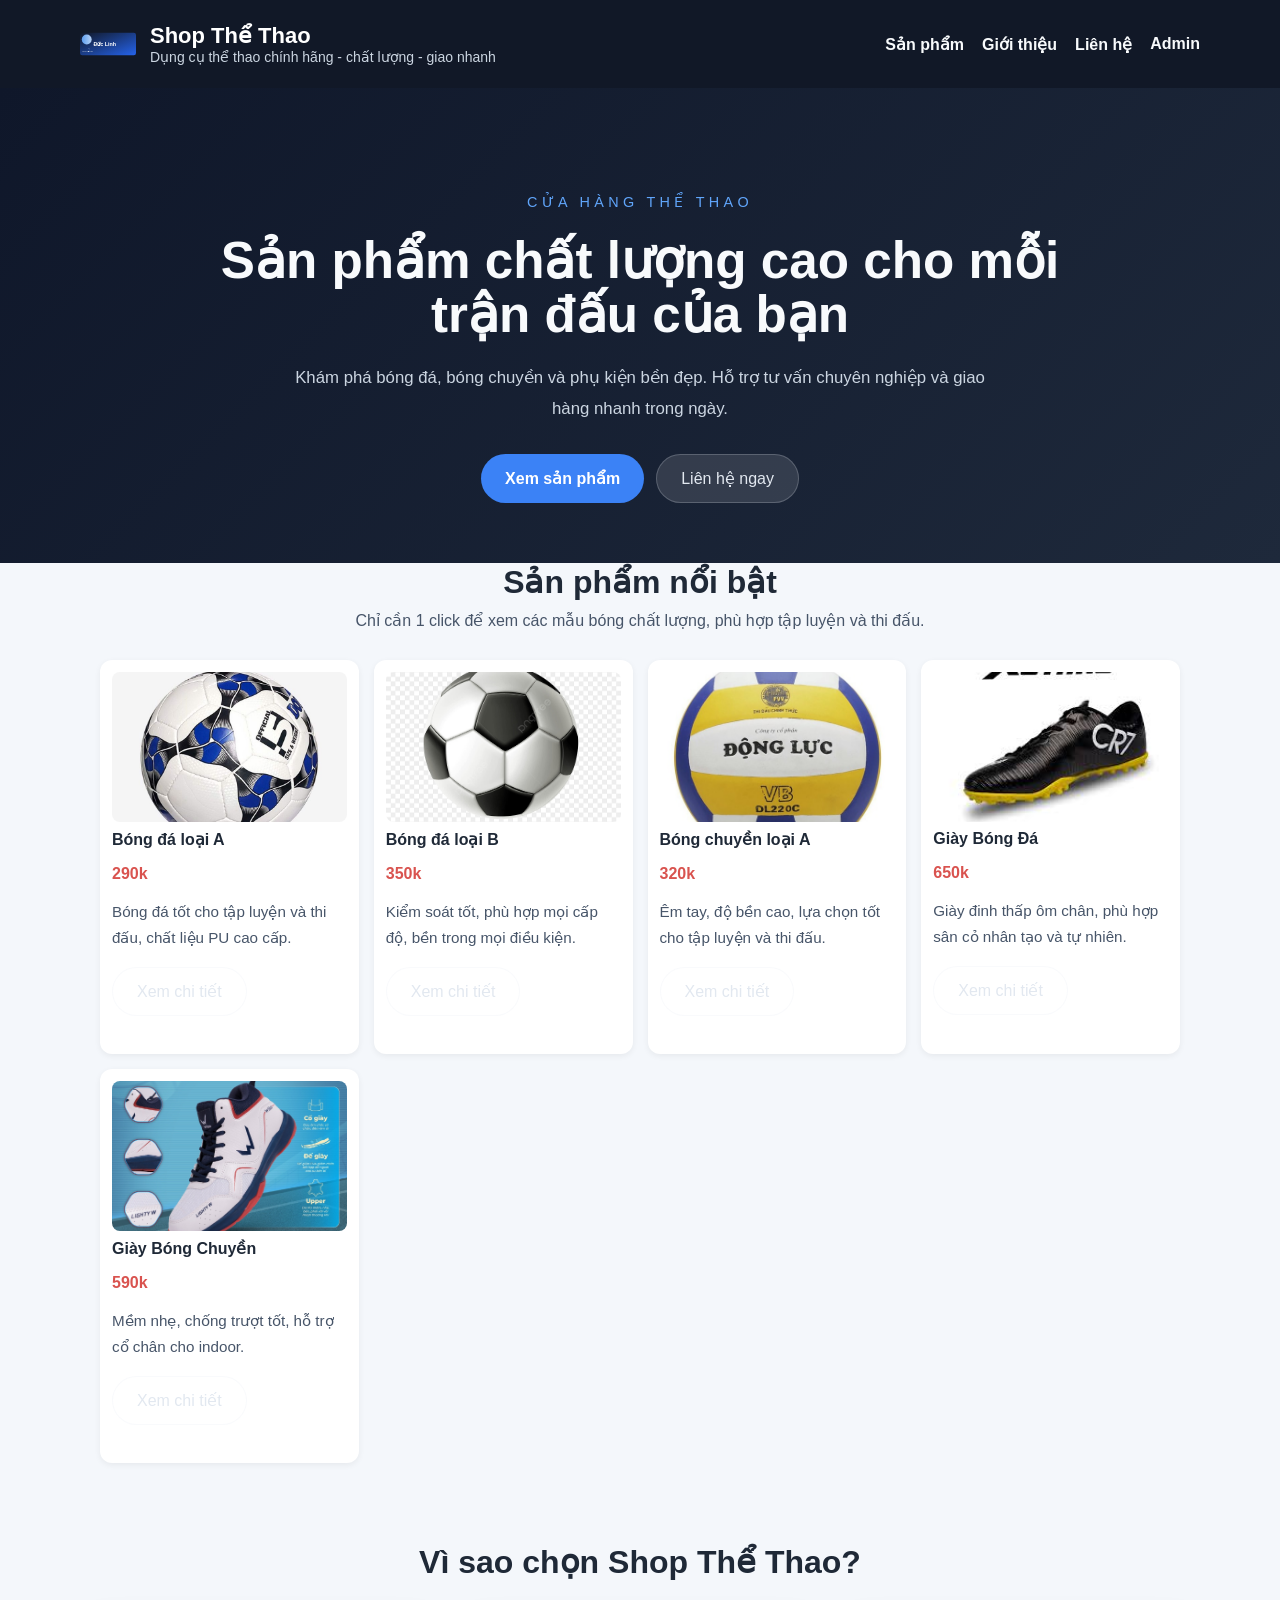
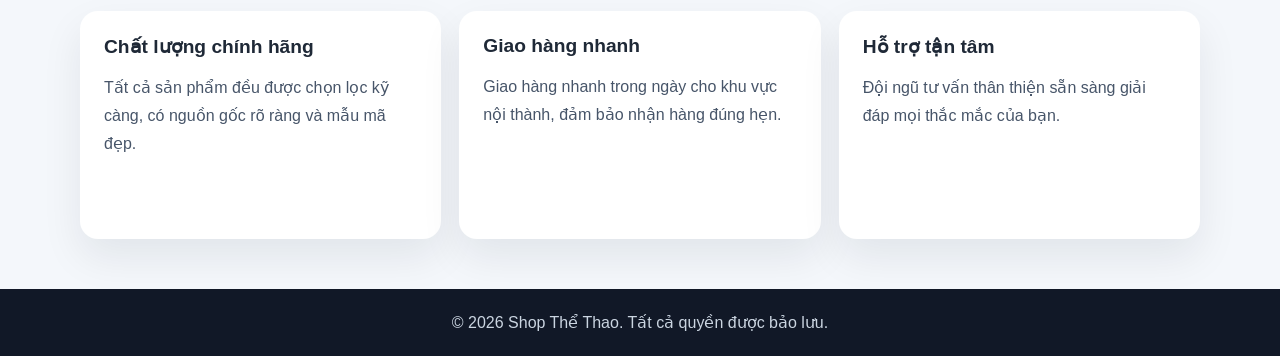
<file: index.html>
<!DOCTYPE html>
<html lang="vi">
<head>
    <meta charset="UTF-8">
    <title>Trang chủ</title>
    <link rel="stylesheet" href="css/style.css">
</head>
<body>
    <header class="site-header">
        <div class="header-inner">
            <div class="site-brand">
                <div class="logo">
                    <img src="assets/images/logo-duc-linh.svg" alt="Shop Thể Thao logo">
                </div>
                <div>
                    <h1 style="margin:0; font-size:22px">Shop Thể Thao</h1>
                    <p style="margin:0; font-size:14px; color:#cbd5e1">Dụng cụ thể thao chính hãng - chất lượng - giao nhanh</p>
                </div>
            </div>
            <nav>
                <ul class="menu">
                    <li><a href="html/san-pham.html">Sản phẩm</a></li>
                    <li><a href="html/gioi-thieu.html">Giới thiệu</a></li>
                    <li><a href="html/lien-he.html">Liên hệ</a></li>
                    <li><a href="html/admin.html">Admin</a></li>
                </ul>
            </nav>
        </div>
    </header>

    <main>
        <section class="home-hero">
            <div class="hero-content">
                <p class="eyebrow">Cửa hàng thể thao</p>
                <h1>Sản phẩm chất lượng cao cho mỗi trận đấu của bạn</h1>
                <p>Khám phá bóng đá, bóng chuyền và phụ kiện bền đẹp. Hỗ trợ tư vấn chuyên nghiệp và giao hàng nhanh trong ngày.</p>
                <div class="hero-actions">
                    <a class="btn-primary" href="html/san-pham.html">Xem sản phẩm</a>
                    <a class="btn-secondary" href="html/lien-he.html">Liên hệ ngay</a>
                </div>
            </div>
        </section>

        <section class="container preview-products">
            <div class="section-title">
                <h2>Sản phẩm nổi bật</h2>
                <p>Chỉ cần 1 click để xem các mẫu bóng chất lượng, phù hợp tập luyện và thi đấu.</p>
            </div>

            <div class="product-grid">
                <article class="product-item">
                    <img src="assets/images/bongloaia.JPG" alt="Bóng đá loại A" class="product-image img-fluid">
                    <div class="product-info text-center p-3">
                        <p class="product-name">Bóng đá loại A</p>
                        <p class="product-price">290k</p>
                        <p class="additional-info">Bóng đá tốt cho tập luyện và thi đấu, chất liệu PU cao cấp.</p>
                        <a href="html/chi-tiet.html?id=01" class="btn-outline-secondary">Xem chi tiết</a>
                    </div>
                </article>
                <article class="product-item">
                    <img src="assets/images/bongloaib.JPG" alt="Bóng đá loại B" class="product-image img-fluid">
                    <div class="product-info text-center p-3">
                        <p class="product-name">Bóng đá loại B</p>
                        <p class="product-price">350k</p>
                        <p class="additional-info">Kiểm soát tốt, phù hợp mọi cấp độ, bền trong mọi điều kiện.</p>
                        <a href="html/chi-tiet.html?id=02" class="btn-outline-secondary">Xem chi tiết</a>
                    </div>
                </article>
                <article class="product-item">
                    <img src="assets/images/bongchuyena.JPG" alt="Bóng chuyền loại A" class="product-image img-fluid">
                    <div class="product-info text-center p-3">
                        <p class="product-name">Bóng chuyền loại A</p>
                        <p class="product-price">320k</p>
                        <p class="additional-info">Êm tay, độ bền cao, lựa chọn tốt cho tập luyện và thi đấu.</p>
                        <a href="html/chi-tiet.html?id=03" class="btn-outline-secondary">Xem chi tiết</a>
                    </div>
                </article>
                <article class="product-item">
                    <img src="assets/images/GiayBongDa.jpg" alt="Giày Bóng Đá" class="product-image img-fluid">
                    <div class="product-info text-center p-3">
                        <p class="product-name">Giày Bóng Đá</p>
                        <p class="product-price">650k</p>
                        <p class="additional-info">Giày đinh thấp ôm chân, phù hợp sân cỏ nhân tạo và tự nhiên.</p>
                        <a href="html/chi-tiet.html?id=05" class="btn-outline-secondary">Xem chi tiết</a>
                    </div>
                </article>
                <article class="product-item">
                    <img src="assets/images/GiayBongChuyen.jpg" alt="Giày Bóng Chuyền" class="product-image img-fluid">
                    <div class="product-info text-center p-3">
                        <p class="product-name">Giày Bóng Chuyền</p>
                        <p class="product-price">590k</p>
                        <p class="additional-info">Mềm nhẹ, chống trượt tốt, hỗ trợ cổ chân cho indoor.</p>
                        <a href="html/chi-tiet.html?id=06" class="btn-outline-secondary">Xem chi tiết</a>
                    </div>
                </article>
            </div>
        </section>

        <section class="container">
            <div class="section-title">
                <h2>Vì sao chọn Shop Thể Thao?</h2>
            </div>
            <div class="feature-grid">
                <div class="feature-card">
                    <h3>Chất lượng chính hãng</h3>
                    <p>Tất cả sản phẩm đều được chọn lọc kỹ càng, có nguồn gốc rõ ràng và mẫu mã đẹp.</p>
                </div>
                <div class="feature-card">
                    <h3>Giao hàng nhanh</h3>
                    <p>Giao hàng nhanh trong ngày cho khu vực nội thành, đảm bảo nhận hàng đúng hẹn.</p>
                </div>
                <div class="feature-card">
                    <h3>Hỗ trợ tận tâm</h3>
                    <p>Đội ngũ tư vấn thân thiện sẵn sàng giải đáp mọi thắc mắc của bạn.</p>
                </div>
            </div>
        </section>
    </main>

    <footer>
        <div class="container">
            <p>© 2026 Shop Thể Thao. Tất cả quyền được bảo lưu.</p>
        </div>
    </footer>
</body>
</html>
</file>
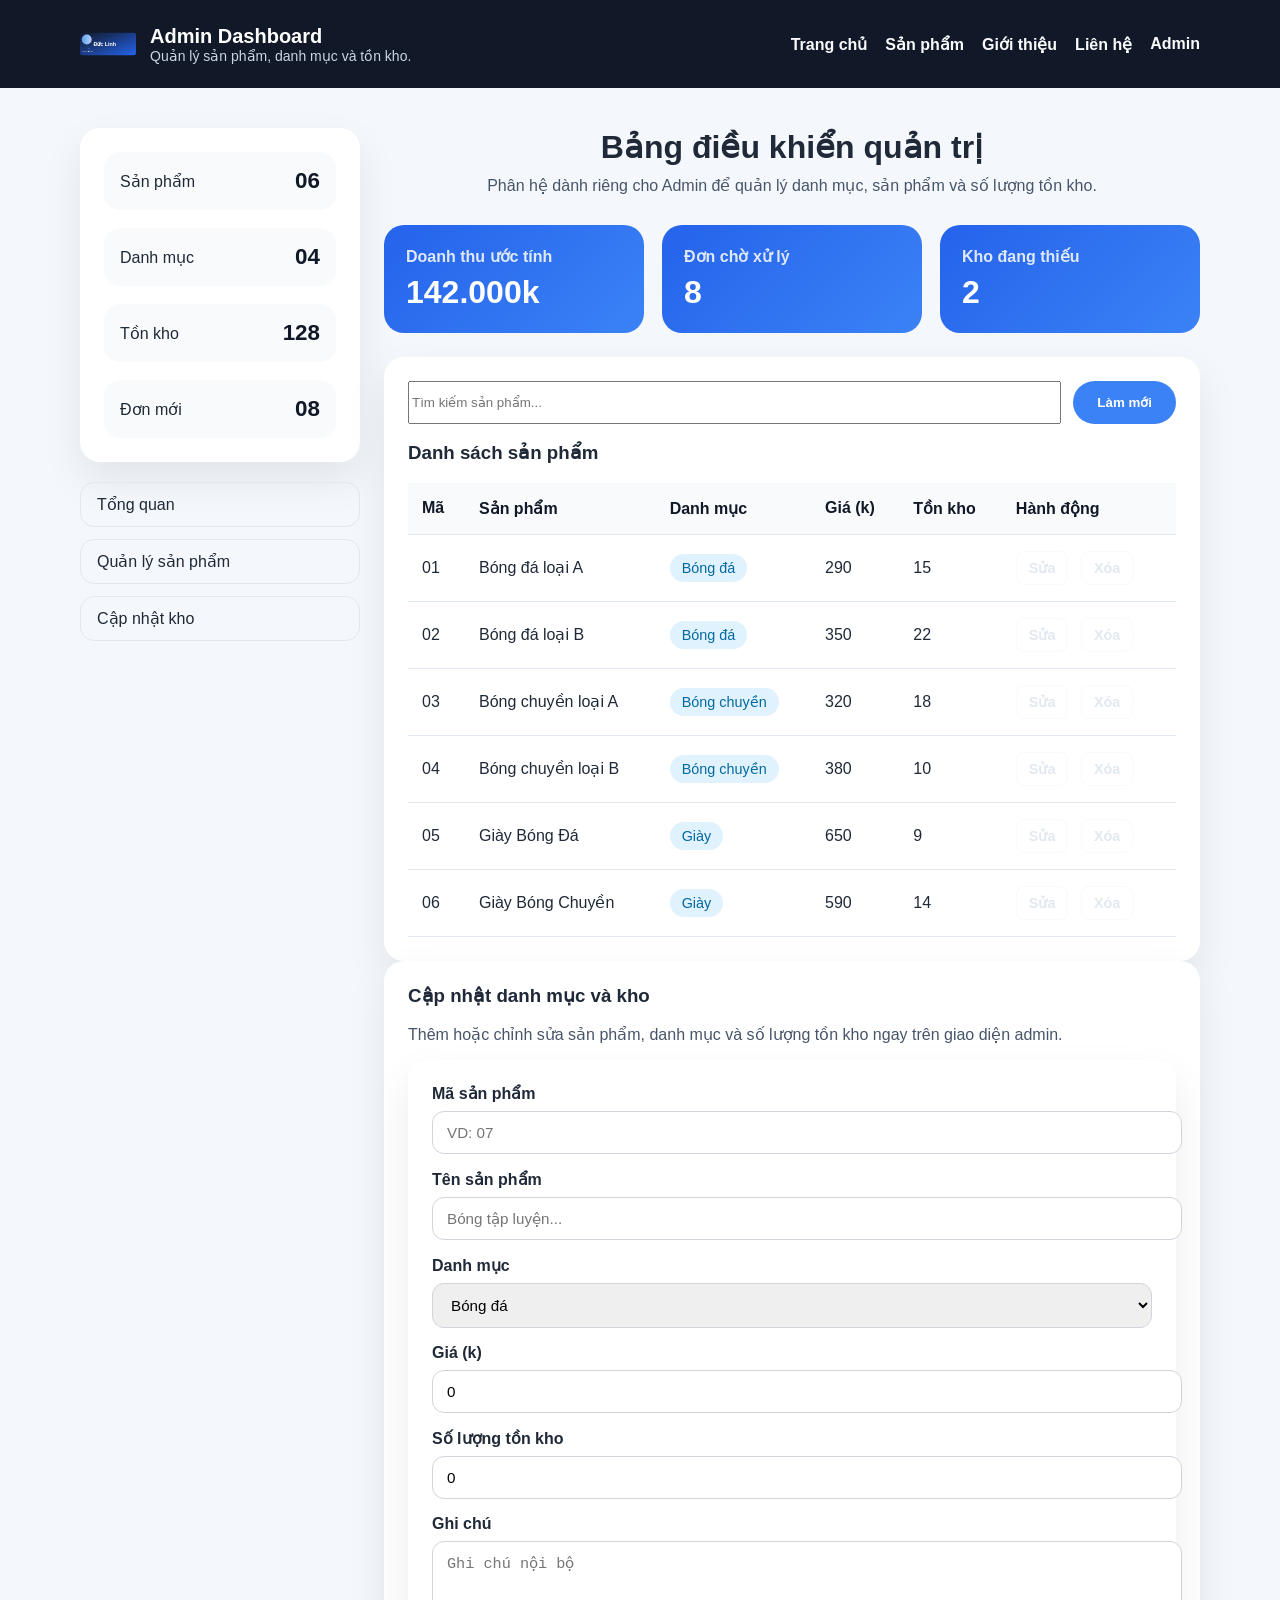
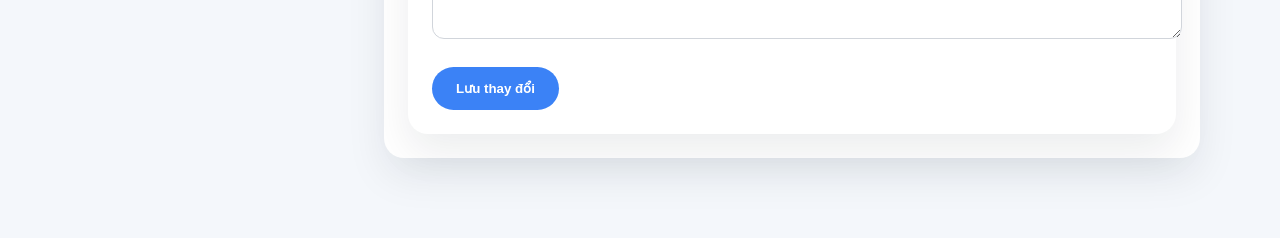
<file: html/admin.html>
<!DOCTYPE html>
<html lang="vi">
<head>
    <meta charset="UTF-8">
    <title>Giao diện Quản trị</title>
    <link rel="stylesheet" href="../css/style.css">
</head>
<body>
    <header class="site-header">
        <div class="header-inner">
            <div class="site-brand">
                <div class="logo"><img src="../assets/images/logo-duc-linh.svg" alt="Shop Thể Thao logo"></div>
                <div>
                    <h2 style="margin:0; font-size:20px">Admin Dashboard</h2>
                    <p style="margin:0; font-size:14px; color:#cbd5e1">Quản lý sản phẩm, danh mục và tồn kho.</p>
                </div>
            </div>
            <nav>
                <ul class="menu">
                    <li><a href="../index.html">Trang chủ</a></li>
                    <li><a href="san-pham.html">Sản phẩm</a></li>
                    <li><a href="gioi-thieu.html">Giới thiệu</a></li>
                    <li><a href="lien-he.html">Liên hệ</a></li>
                    <li><a href="admin.html">Admin</a></li>
                </ul>
            </nav>
        </div>
    </header>

    <main class="container admin-dashboard">
        <aside class="admin-sidebar">
            <div class="admin-summary-card">
                <div class="summary-item">
                    <span>Sản phẩm</span>
                    <strong>06</strong>
                </div>
                <div class="summary-item">
                    <span>Danh mục</span>
                    <strong>04</strong>
                </div>
                <div class="summary-item">
                    <span>Tồn kho</span>
                    <strong>128</strong>
                </div>
                <div class="summary-item">
                    <span>Đơn mới</span>
                    <strong>08</strong>
                </div>
            </div>
            <nav class="admin-nav">
                <a href="#overview">Tổng quan</a>
                <a href="#products">Quản lý sản phẩm</a>
                <a href="#inventory">Cập nhật kho</a>
            </nav>
        </aside>

        <section class="admin-main">
            <div class="section-title">
                <h2>Bảng điều khiển quản trị</h2>
                <p>Phân hệ dành riêng cho Admin để quản lý danh mục, sản phẩm và số lượng tồn kho.</p>
            </div>

            <div class="admin-cards">
                <div class="admin-mini-card">
                    <h3>Doanh thu ước tính</h3>
                    <strong>142.000k</strong>
                </div>
                <div class="admin-mini-card">
                    <h3>Đơn chờ xử lý</h3>
                    <strong>8</strong>
                </div>
                <div class="admin-mini-card">
                    <h3>Kho đang thiếu</h3>
                    <strong>2</strong>
                </div>
            </div>

            <section class="admin-panel" id="overview">
                <div class="admin-actions">
                    <input class="admin-search" id="searchInput" type="text" placeholder="Tìm kiếm sản phẩm...">
                    <button class="btn-primary" onclick="resetSearch()">Làm mới</button>
                </div>
                <h3>Danh sách sản phẩm</h3>
                <table class="admin-table">
                    <thead>
                        <tr>
                            <th>Mã</th>
                            <th>Sản phẩm</th>
                            <th>Danh mục</th>
                            <th>Giá (k)</th>
                            <th>Tồn kho</th>
                            <th>Hành động</th>
                        </tr>
                    </thead>
                    <tbody id="productsTableBody"></tbody>
                </table>
            </section>

            <section class="admin-panel" id="inventory">
                <h3>Cập nhật danh mục và kho</h3>
                <p>Thêm hoặc chỉnh sửa sản phẩm, danh mục và số lượng tồn kho ngay trên giao diện admin.</p>
                <form id="adminForm" class="admin-form">
                    <label for="productId">Mã sản phẩm</label>
                    <input type="text" id="productId" placeholder="VD: 07" required>

                    <label for="productName">Tên sản phẩm</label>
                    <input type="text" id="productName" placeholder="Bóng tập luyện..." required>

                    <label for="productCategory">Danh mục</label>
                    <select id="productCategory">
                        <option value="Bóng đá">Bóng đá</option>
                        <option value="Bóng chuyền">Bóng chuyền</option>
                        <option value="Giày">Giày</option>
                        <option value="Phụ kiện">Phụ kiện</option>
                    </select>

                    <label for="productPrice">Giá (k)</label>
                    <input type="number" id="productPrice" min="0" value="0" required>

                    <label for="productStock">Số lượng tồn kho</label>
                    <input type="number" id="productStock" min="0" value="0" required>

                    <label for="productNote">Ghi chú</label>
                    <textarea id="productNote" rows="4" placeholder="Ghi chú nội bộ"></textarea>

                    <button type="submit" class="btn-primary">Lưu thay đổi</button>
                </form>
            </section>
        </section>
    </main>

    <script>
        const adminProducts = [
            {id: '01', name: 'Bóng đá loại A', category: 'Bóng đá', price: 290, stock: 15},
            {id: '02', name: 'Bóng đá loại B', category: 'Bóng đá', price: 350, stock: 22},
            {id: '03', name: 'Bóng chuyền loại A', category: 'Bóng chuyền', price: 320, stock: 18},
            {id: '04', name: 'Bóng chuyền loại B', category: 'Bóng chuyền', price: 380, stock: 10},
            {id: '05', name: 'Giày Bóng Đá', category: 'Giày', price: 650, stock: 9},
            {id: '06', name: 'Giày Bóng Chuyền', category: 'Giày', price: 590, stock: 14}
        ];

        const productBody = document.getElementById('productsTableBody');
        const searchInput = document.getElementById('searchInput');

        function renderProducts(products) {
            productBody.innerHTML = products.map(product => `
                <tr>
                    <td>${product.id}</td>
                    <td>${product.name}</td>
                    <td><span class="badge">${product.category}</span></td>
                    <td>${product.price}</td>
                    <td>${product.stock}</td>
                    <td>
                        <button class="btn btn-sm btn-secondary" onclick="editProduct('${product.id}')">Sửa</button>
                        <button class="btn btn-sm btn-outline-secondary" onclick="removeProduct('${product.id}')">Xóa</button>
                    </td>
                </tr>
            `).join('');
        }

        function filterProducts(query) {
            const filtered = adminProducts.filter(product => {
                return product.name.toLowerCase().includes(query.toLowerCase()) ||
                    product.category.toLowerCase().includes(query.toLowerCase()) ||
                    product.id.includes(query);
            });
            renderProducts(filtered);
        }

        function resetSearch() {
            searchInput.value = '';
            renderProducts(adminProducts);
        }

        function editProduct(id) {
            const product = adminProducts.find(item => item.id === id);
            if (!product) return;
            document.getElementById('productId').value = product.id;
            document.getElementById('productName').value = product.name;
            document.getElementById('productCategory').value = product.category;
            document.getElementById('productPrice').value = product.price;
            document.getElementById('productStock').value = product.stock;
            document.getElementById('productNote').value = 'Chỉnh sửa thông tin sản phẩm.';
            window.location.hash = '#inventory';
        }

        function removeProduct(id) {
            const index = adminProducts.findIndex(product => product.id === id);
            if (index >= 0 && confirm('Bạn có muốn xóa sản phẩm này không?')) {
                adminProducts.splice(index, 1);
                renderProducts(adminProducts);
            }
        }

        document.getElementById('adminForm').addEventListener('submit', function(event) {
            event.preventDefault();
            const id = document.getElementById('productId').value.trim();
            const name = document.getElementById('productName').value.trim();
            const category = document.getElementById('productCategory').value;
            const price = Number(document.getElementById('productPrice').value);
            const stock = Number(document.getElementById('productStock').value);
            if (!id || !name) {
                alert('Vui lòng điền đầy đủ mã và tên sản phẩm.');
                return;
            }

            const existing = adminProducts.find(product => product.id === id);
            if (existing) {
                existing.name = name;
                existing.category = category;
                existing.price = price;
                existing.stock = stock;
                alert('Cập nhật sản phẩm thành công.');
            } else {
                adminProducts.push({ id, name, category, price, stock });
                alert('Thêm sản phẩm mới thành công.');
            }

            renderProducts(adminProducts);
            this.reset();
        });

        searchInput.addEventListener('input', function() {
            filterProducts(this.value);
        });

        renderProducts(adminProducts);
    </script>
</body>
</html>
</file>
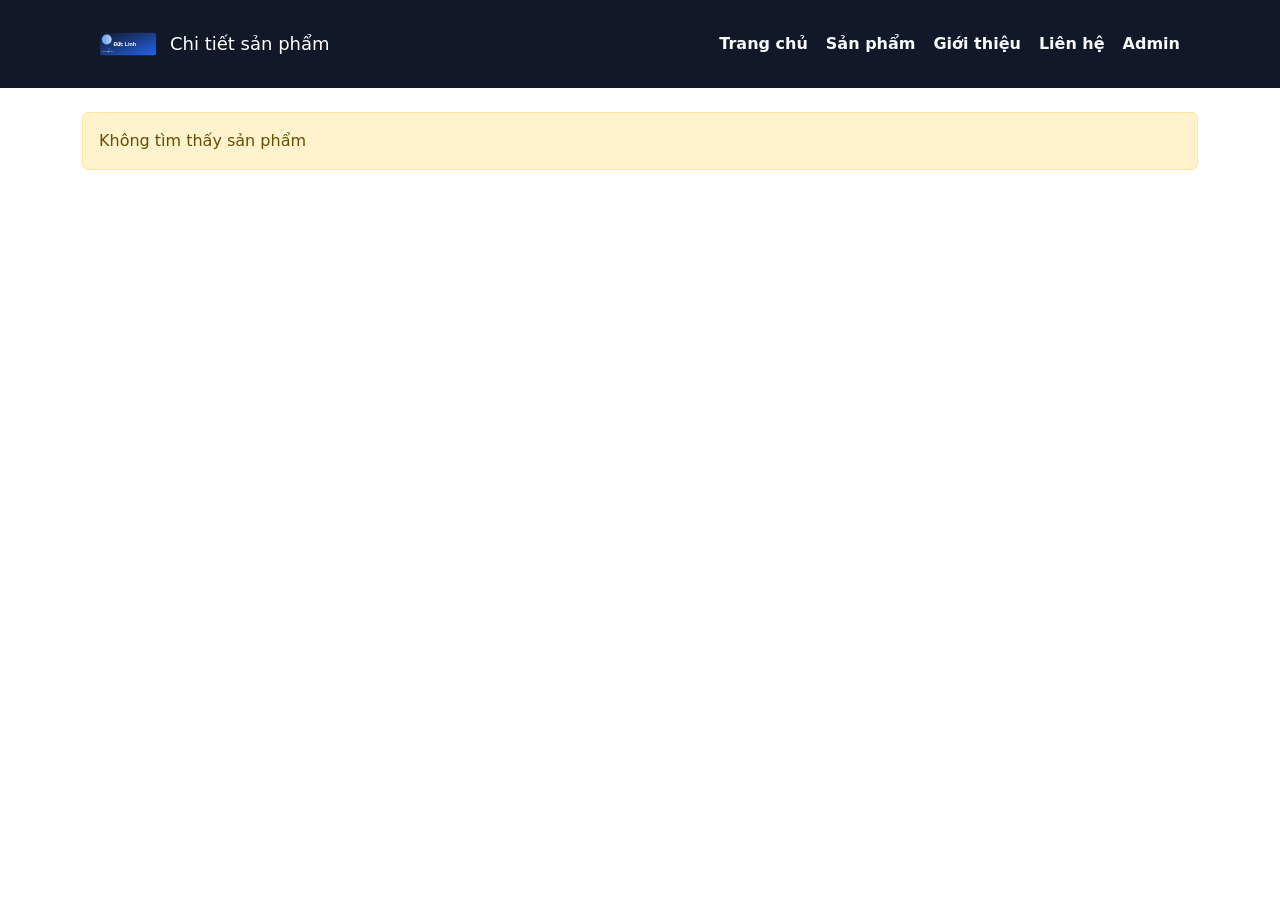
<file: html/chi-tiet.html>
<!DOCTYPE html>
<html lang="vi">
<head>
    <meta charset="UTF-8">
    <title>Chi tiết sản phẩm</title>

    <link rel="stylesheet" href="../css/style.css">
    <link href="https://cdn.jsdelivr.net/npm/bootstrap@5.3.8/dist/css/bootstrap.min.css" rel="stylesheet">
</head>

<body>
    <header class="site-header">
        <div class="header-inner">
            <div class="site-brand">
                <div class="logo"><img src="../assets/images/logo-duc-linh.svg" alt="Shop Thể Thao logo"></div>
                <div>
                    <h2 style="margin:0; font-size:18px">Chi tiết sản phẩm</h2>
                </div>
            </div>

            <nav>
                <ul class="menu">
                    <li><a href="../index.html">Trang chủ</a></li>
                    <li><a href="san-pham.html">Sản phẩm</a></li>
                    <li><a href="gioi-thieu.html">Giới thiệu</a></li>
                    <li><a href="lien-he.html">Liên hệ</a></li>
                    <li><a href="admin.html">Admin</a></li>
                </ul>
            </nav>
        </div>
    </header>

    <div class="container py-4">
    <div id="detail"></div>
</div>

<script>
    const products = [
        {id:"01", name:"Bóng đá loại A", price:290, image:"../assets/images/bongloaia.JPG", description:"Bóng đá loại A chất liệu cao cấp, độ nảy tốt, phù hợp tập luyện và thi đấu.", productLink:"chi-tiet.html"},
        {id:"02", name:"Bóng đá loại B", price:350, image:"../assets/images/bongloaib.JPG", description:"Bóng đá loại B thiết kế bền đẹp, kiểm soát tốt và phù hợp cho mọi cấp độ.", productLink:"chi-tiet.html"},
        {id:"03", name:"Bóng chuyền loại A", price:320, image:"../assets/images/bongchuyena.JPG", description:"Bóng chuyền loại A êm tay, độ bền cao, dành cho tập luyện và thi đấu.", productLink:"chi-tiet.html"},
        {id:"04", name:"Bóng chuyền loại B", price:380, image:"../assets/images/bongchuyenb.JPG", description:"Bóng chuyền loại B chống mài mòn tốt, thiết kế đẹp mắt và bám tay tốt.", productLink:"chi-tiet.html"},
        {id:"05", name:"Giày Bóng Đá", price:650, image:"../assets/images/GiayBongDa.jpg", description:"Giày bóng đá chuyên nghiệp, đinh thấp, ôm chân tốt, phù hợp sân cỏ nhân tạo và sân cỏ tự nhiên.", productLink:"chi-tiet.html"},
        {id:"06", name:"Giày Bóng Chuyền", price:590, image:"../assets/images/GiayBongChuyen.jpg", description:"Giày bóng chuyền nhẹ, chống trượt tốt và hỗ trợ cổ chân, phù hợp cho tập luyện và thi đấu indoor.", productLink:"chi-tiet.html"}
    ];

    let id = new URLSearchParams(window.location.search).get("id");

    let product = products.find(function(p){
        return p.id == id;
    });

    if(product){
        document.getElementById("detail").innerHTML =
            '<div class="detail-card card p-3 shadow">' +
                '<div class="detail-image-wrapper">' +
                    '<img src="' + product.image + '" class="detail-image img-fluid" alt="' + product.name + '">' +
                '</div>' +
                '<div class="detail-info">' +
                    '<h2>' + product.name + '</h2>' +
                    '<h4 class="text-danger">' + product.price + 'k</h4>' +
                    '<p class="detail-description">' + product.description + '</p>' +
                    '<div class="detail-actions">' +
                        '<button onclick="buy()" class="btn btn-primary">Mua ngay</button>' +
                        '<a href="san-pham.html" class="btn btn-secondary">Quay lại</a>' +
                    '</div>' +
                '</div>' +
            '</div>';
    }
    else{
        document.getElementById("detail").innerHTML =
            '<div class="alert alert-warning">' +
                'Không tìm thấy sản phẩm' +
            '</div>';
    }

    function buy(){
        alert("Đã mua: " + product.name);
    }
</script>
</file>
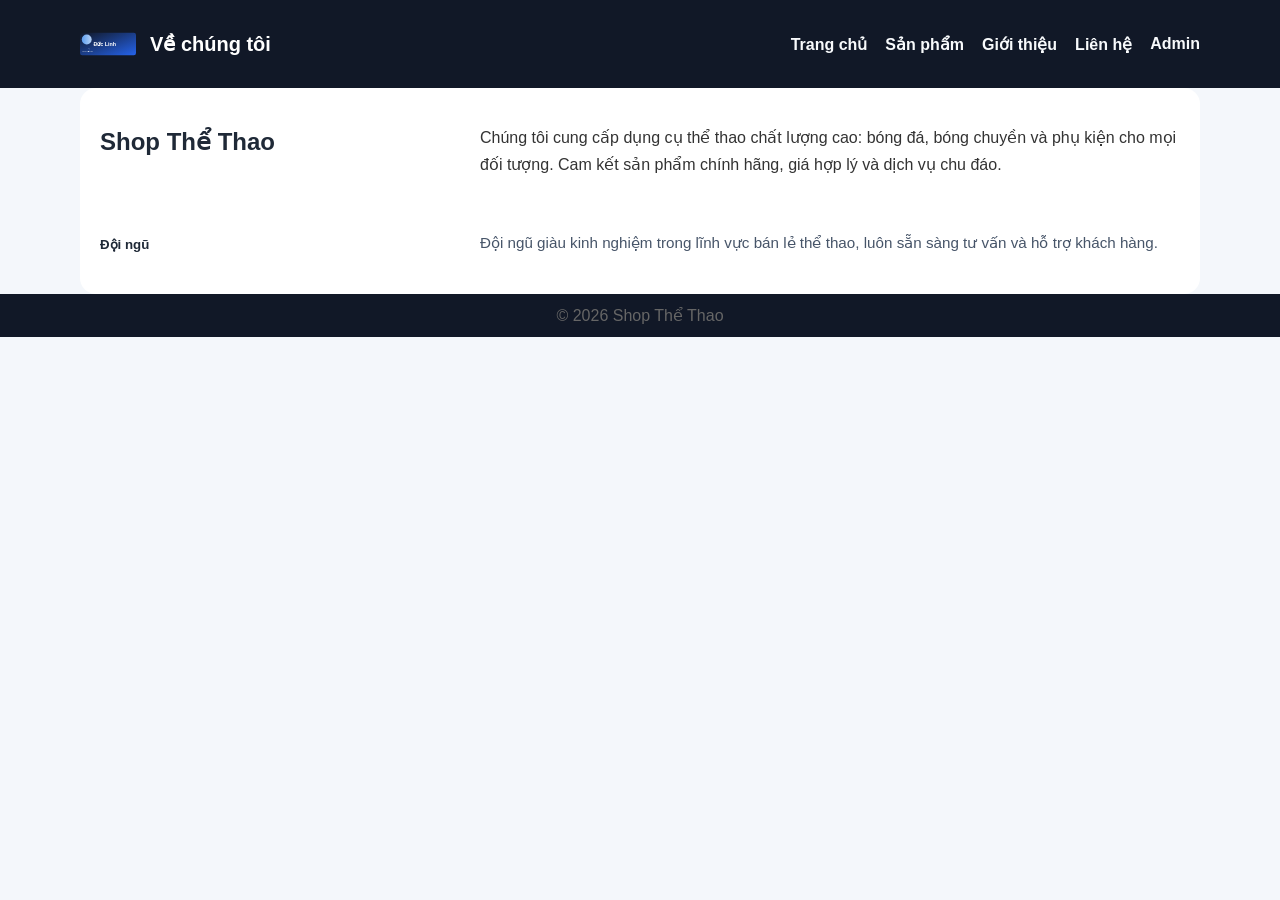
<file: html/gioi-thieu.html>
<!DOCTYPE html>
<html lang="vi">
<head>
	<meta charset="UTF-8">
	<title>Giới thiệu</title>
	<link rel="stylesheet" href="../css/style.css">
</head>
<body>
	<header class="site-header">
        <div class="header-inner">
            <div class="site-brand">
                <div class="logo"><img src="../assets/images/logo-duc-linh.svg" alt="Shop Thể Thao logo"></div>
                <div>
                    <h2 style="margin:0; font-size:20px">Về chúng tôi</h2>
                </div>
            </div>

            <nav>
                <ul class="menu">
                    <li><a href="../index.html">Trang chủ</a></li>
                    <li><a href="san-pham.html">Sản phẩm</a></li>
                    <li><a href="gioi-thieu.html">Giới thiệu</a></li>
                    <li><a href="lien-he.html">Liên hệ</a></li>
                    <li><a href="admin.html">Admin</a></li>
                </ul>
            </nav>
        </div>
    </header>

	<main class="container py-4">
		<section class="detail-card">
			<h2>Shop Thể Thao</h2>
			<p class="detail-description">Chúng tôi cung cấp dụng cụ thể thao chất lượng cao: bóng đá, bóng chuyền và phụ kiện cho mọi đối tượng. Cam kết sản phẩm chính hãng, giá hợp lý và dịch vụ chu đáo.</p>
			<h5>Đội ngũ</h5>
			<p class="additional-info">Đội ngũ giàu kinh nghiệm trong lĩnh vực bán lẻ thể thao, luôn sẵn sàng tư vấn và hỗ trợ khách hàng.</p>
		</section>
	</main>

	<footer style="text-align:center; padding:12px 0; color:#666">© 2026 Shop Thể Thao</footer>
</body>
</html>
</file>
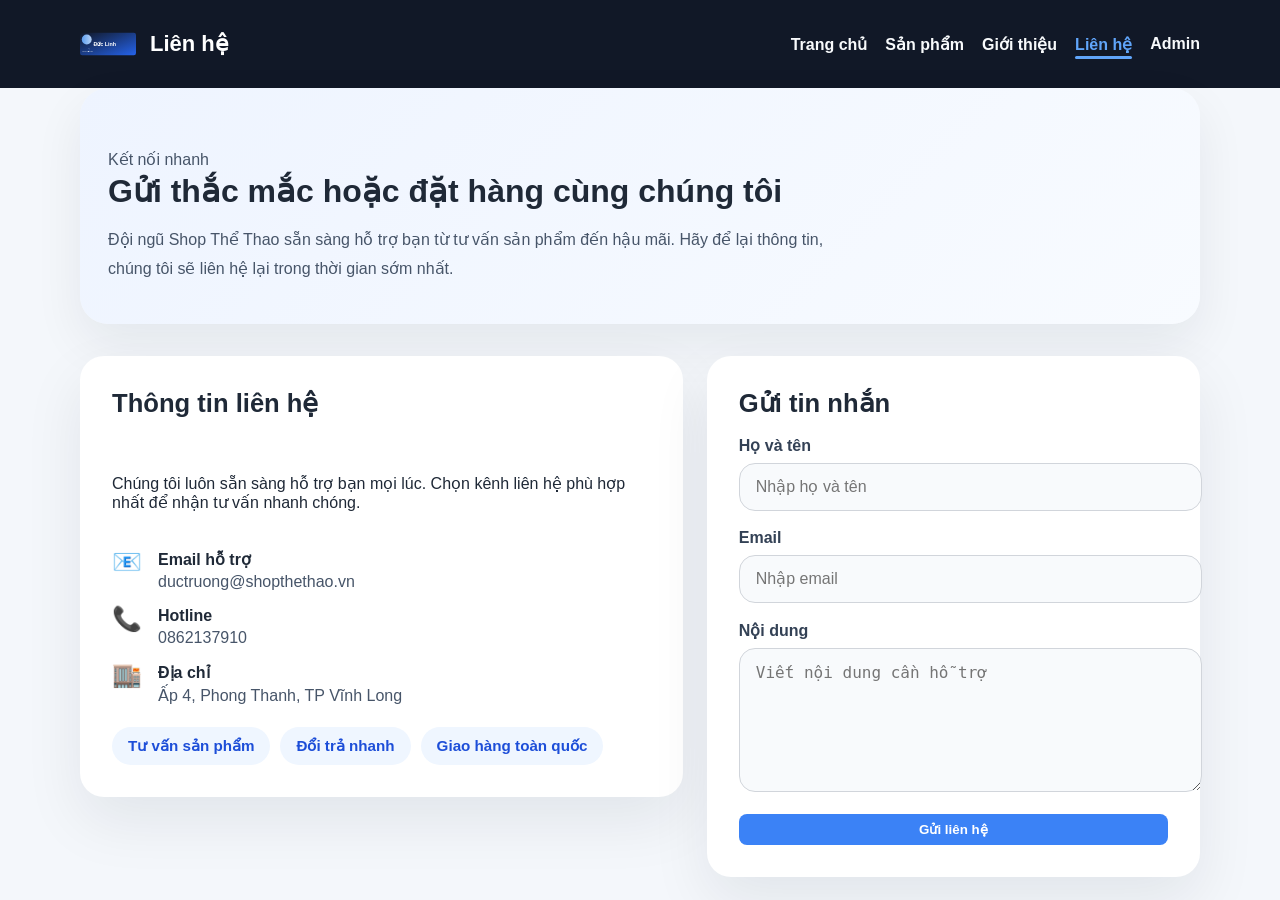
<file: html/lien-he.html>
<!DOCTYPE html>
<html lang="vi">
<head>
    <meta charset="UTF-8">
    <title>Liên hệ</title>
    <link rel="stylesheet" href="../css/style.css">
</head>
<body>
    <header class="site-header">
        <div class="header-inner">
            <div class="site-brand">
                <div class="logo"><img src="../assets/images/logo-duc-linh.svg" alt="Shop Thể Thao logo"></div>
                <div>
                    <h2 class="page-title">Liên hệ</h2>
                </div>
            </div>

            <nav>
                <ul class="menu">
                    <li><a href="../index.html">Trang chủ</a></li>
                    <li><a href="san-pham.html">Sản phẩm</a></li>
                    <li><a href="gioi-thieu.html">Giới thiệu</a></li>
                    <li><a href="lien-he.html" class="active">Liên hệ</a></li>
                    <li><a href="admin.html">Admin</a></li>
                </ul>
            </nav>
        </div>
    </header>

    <main class="container py-4">
        <section class="contact-hero">
            <div class="hero-copy">
                <p class="eyebrow">Kết nối nhanh</p>
                <h1>Gửi thắc mắc hoặc đặt hàng cùng chúng tôi</h1>
                <p>Đội ngũ Shop Thể Thao sẵn sàng hỗ trợ bạn từ tư vấn sản phẩm đến hậu mãi. Hãy để lại thông tin, chúng tôi sẽ liên hệ lại trong thời gian sớm nhất.</p>
            </div>
        </section>

        <section class="contact-grid">
            <div class="contact-card contact-summary">
                <h2 class="card-title">Thông tin liên hệ</h2>
                <p>Chúng tôi luôn sẵn sàng hỗ trợ bạn mọi lúc. Chọn kênh liên hệ phù hợp nhất để nhận tư vấn nhanh chóng.</p>

                <div class="info-list">
                    <div class="info-item">
                        <span>📧</span>
                        <div>
                            <strong>Email hỗ trợ</strong>
                            <p>ductruong@shopthethao.vn</p>
                        </div>
                    </div>
                    <div class="info-item">
                        <span>📞</span>
                        <div>
                            <strong>Hotline</strong>
                            <p>0862137910</p>
                        </div>
                    </div>
                    <div class="info-item">
                        <span>🏬</span>
                        <div>
                            <strong>Địa chỉ</strong>
                            <p>Ấp 4, Phong Thanh, TP Vĩnh Long</p>
                        </div>
                    </div>
                </div>

                <div class="feature-list">
                    <div class="feature-badge">Tư vấn sản phẩm</div>
                    <div class="feature-badge">Đổi trả nhanh</div>
                    <div class="feature-badge">Giao hàng toàn quốc</div>
                </div>
            </div>

            <div class="contact-card contact-form-card">
                <h2 class="card-title">Gửi tin nhắn</h2>
                <form id="contactForm">
                    <label for="name">Họ và tên</label>
                    <input type="text" id="name" class="form-control" placeholder="Nhập họ và tên" required>

                    <label for="email">Email</label>
                    <input type="email" id="email" class="form-control" placeholder="Nhập email" required>

                    <label for="message">Nội dung</label>
                    <textarea id="message" class="form-control" rows="6" placeholder="Viết nội dung cần hỗ trợ" required></textarea>

                    <button type="submit" class="btn btn-primary">Gửi liên hệ</button>
                </form>
            </div>
        </section>
    </main>

    <script>
        document.getElementById('contactForm').addEventListener('submit', function(e){
            e.preventDefault();
            alert('Cảm ơn ' + document.getElementById('name').value + '. Chúng tôi đã nhận được tin nhắn.');
            this.reset();
        });
    </script>
</body>
</html>
</file>
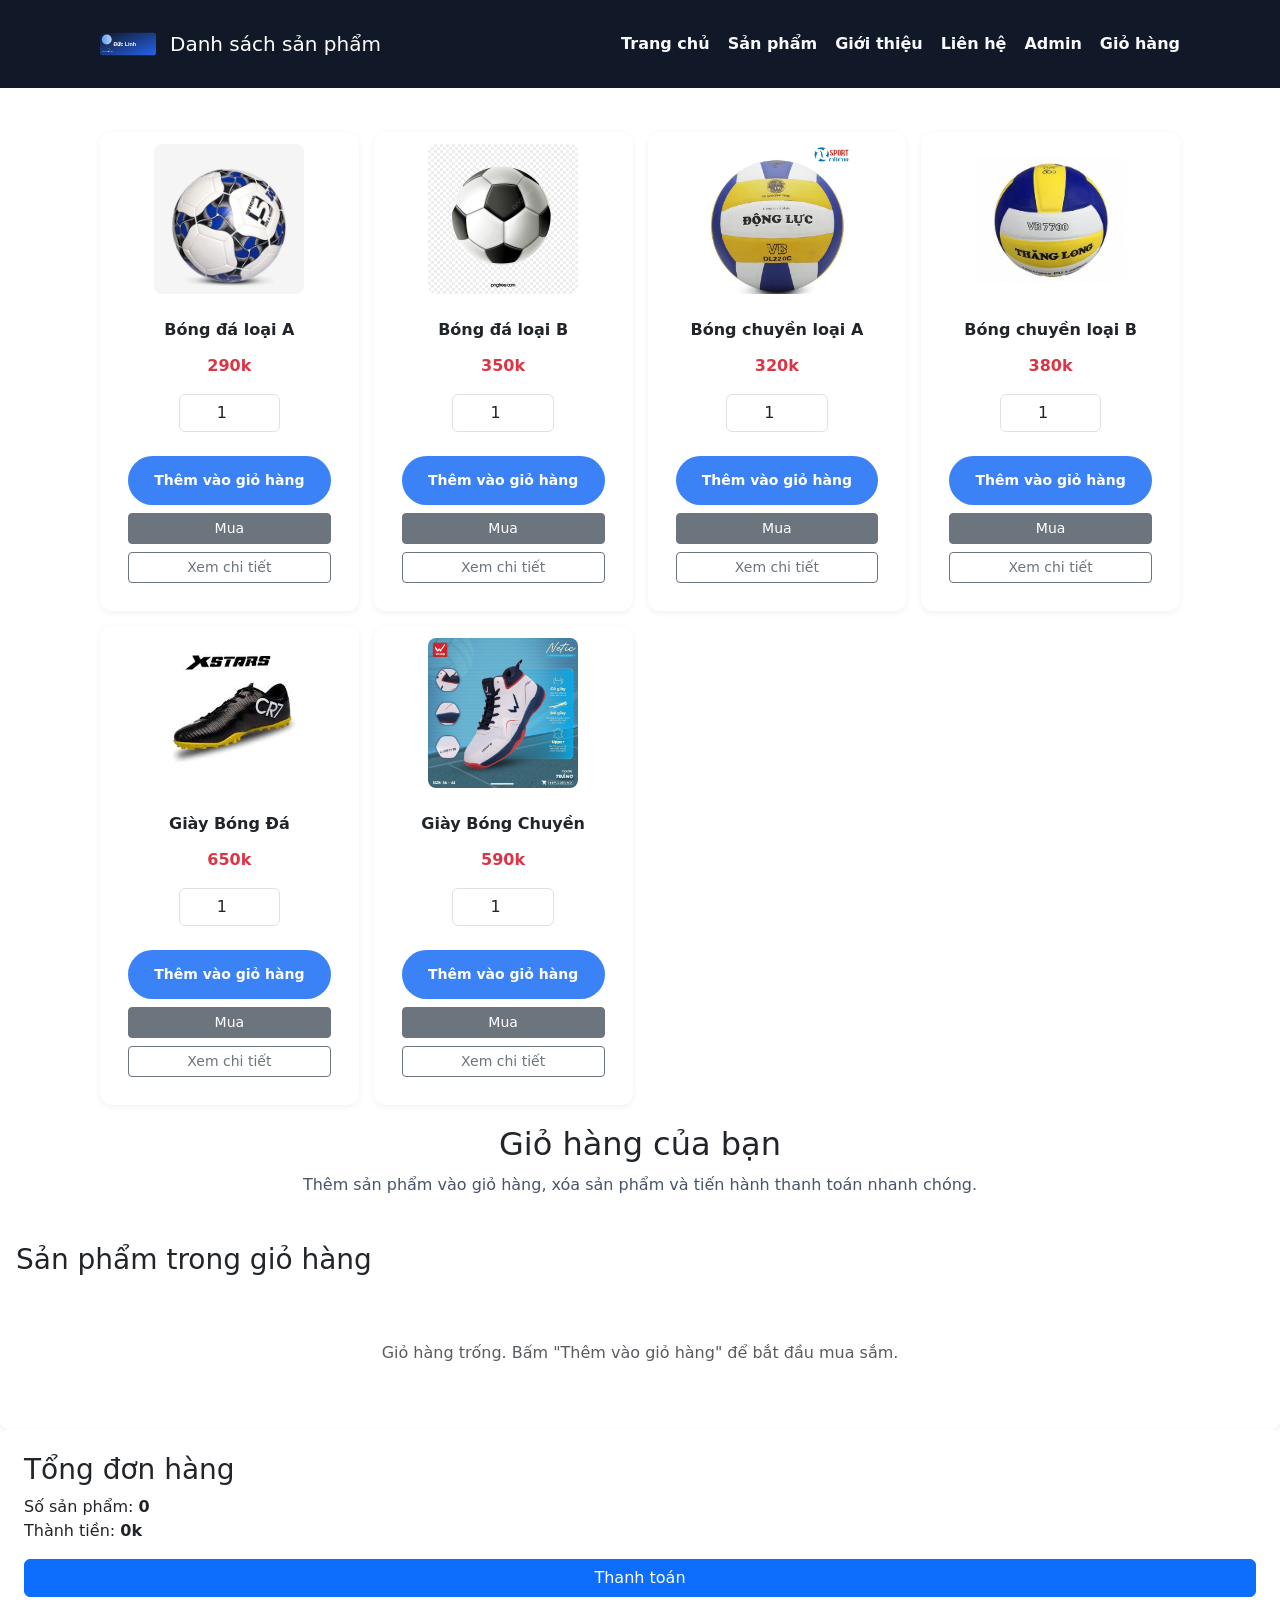
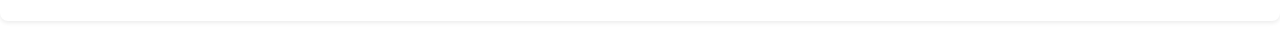
<file: html/san-pham.html>
<!DOCTYPE html>
<html lang="vi">
<head>
	<meta charset="UTF-8">
	<title>Sản phẩm</title>
	<link rel="stylesheet" href="../css/style.css">
	<link href="https://cdn.jsdelivr.net/npm/bootstrap@5.3.8/dist/css/bootstrap.min.css" rel="stylesheet">
</head>
<body> 
<header class="site-header">
        <div class="header-inner">
            <div class="site-brand">
                <div class="logo"><img src="../assets/images/logo-duc-linh.svg" alt="Shop Thể Thao logo"></div>
                <div>
                    <h2 style="margin:0; font-size:20px">Danh sách sản phẩm</h2>
                </div>
            </div>

            <nav>
                <ul class="menu">
                    <li><a href="../index.html">Trang chủ</a></li>
                    <li><a href="san-pham.html">Sản phẩm</a></li>
                    <li><a href="gioi-thieu.html">Giới thiệu</a></li>
                    <li><a href="lien-he.html">Liên hệ</a></li>
                    <li><a href="admin.html">Admin</a></li>
                    <li><a href="#cart-section">Giỏ hàng</a></li>
                </ul>
            </nav>
        </div>
    </header>

	<main class="py-4">
		<div class="product-grid" id="product-list">
			<!-- Products will be inserted here by ../js/script.js -->
		</div>

		<section class="cart-section" id="cart-section">
			<div class="section-title">
				<h2>Giỏ hàng của bạn</h2>
				<p>Thêm sản phẩm vào giỏ hàng, xóa sản phẩm và tiến hành thanh toán nhanh chóng.</p>
			</div>
			<div class="cart-panel">
				<div class="cart-items p-3 bg-white rounded-3 shadow-sm">
					<h3 class="cart-heading">Sản phẩm trong giỏ hàng</h3>
					<ul id="cart-items-list" class="cart-list"></ul>
					<div id="empty-cart" class="empty-cart text-center py-5 text-muted">Giỏ hàng trống. Bấm "Thêm vào giỏ hàng" để bắt đầu mua sắm.</div>
				</div>
				<div class="cart-summary-card p-4 bg-white rounded-3 shadow-sm">
					<h3>Tổng đơn hàng</h3>
					<div class="summary-row"><span>Số sản phẩm:</span> <strong id="cart-count">0</strong></div>
					<div class="summary-row"><span>Thành tiền:</span> <strong id="cart-total">0k</strong></div>
					<button id="checkout-btn" class="btn btn-primary w-100 mt-3">Thanh toán</button>
				</div>
			</div>
		</section>
	</main>
	<script>
        const products = [
            {id:"01", name:"Bóng đá loại A", price:290, image:"../assets/images/bongloaia.JPG", description:"Bóng đá loại A chất liệu cao cấp, độ nảy tốt, phù hợp tập luyện và thi đấu.", productLink:"chi-tiet.html"},
            {id:"02", name:"Bóng đá loại B", price:350, image:"../assets/images/bongloaib.JPG", description:"Bóng đá loại B thiết kế bền đẹp, kiểm soát tốt và phù hợp cho mọi cấp độ.", productLink:"chi-tiet.html"},
            {id:"03", name:"Bóng chuyền loại A", price:320, image:"../assets/images/bongchuyena.JPG", description:"Bóng chuyền loại A êm tay, độ bền cao, dành cho tập luyện và thi đấu.", productLink:"chi-tiet.html"},
            {id:"04", name:"Bóng chuyền loại B", price:380, image:"../assets/images/bongchuyenb.JPG", description:"Bóng chuyền loại B chống mài mòn tốt, thiết kế đẹp mắt và bám tay tốt.", productLink:"chi-tiet.html"},
            {id:"05", name:"Giày Bóng Đá", price:650, image:"../assets/images/GiayBongDa.jpg", description:"Giày bóng đá chuyên nghiệp, đinh thấp, ôm chân tốt, phù hợp sân cỏ nhân tạo và sân cỏ tự nhiên.", productLink:"chi-tiet.html"},
            {id:"06", name:"Giày Bóng Chuyền", price:590, image:"../assets/images/GiayBongChuyen.jpg", description:"Giày bóng chuyền nhẹ, chống trượt tốt và hỗ trợ cổ chân, phù hợp cho tập luyện và thi đấu indoor.", productLink:"chi-tiet.html"}
        ];

        const cart = [];

        function formatPrice(value) {
            return value + "k";
        }

        function findCartItem(id) {
            return cart.find(item => item.id === id);
        }

        function addToCart(id, name, price, image, quantity) {
            const parsedQuantity = parseInt(quantity, 10) || 1;
            const existingItem = findCartItem(id);

            if (existingItem) {
                existingItem.quantity += parsedQuantity;
            } else {
                cart.push({id, name, price, image, quantity: parsedQuantity});
            }

            renderCart();
        }

        function removeFromCart(id) {
            const index = cart.findIndex(item => item.id === id);
            if (index !== -1) {
                cart.splice(index, 1);
                renderCart();
            }
        }

        function getCartSummary() {
            const totalQuantity = cart.reduce((sum, item) => sum + item.quantity, 0);
            const totalPrice = cart.reduce((sum, item) => sum + item.price * item.quantity, 0);
            return { totalQuantity, totalPrice };
        }

        function renderCart() {
            const cartList = document.getElementById('cart-items-list');
            const emptyCart = document.getElementById('empty-cart');
            const cartCount = document.getElementById('cart-count');
            const cartTotal = document.getElementById('cart-total');

            cartList.innerHTML = '';

            if (cart.length === 0) {
                emptyCart.style.display = 'block';
            } else {
                emptyCart.style.display = 'none';

                cart.forEach(item => {
                    const listItem = document.createElement('li');
                    listItem.className = 'cart-item d-flex align-items-center justify-content-between mb-3';

                    const infoContainer = document.createElement('div');
                    infoContainer.className = 'd-flex align-items-center gap-3';

                    const thumb = document.createElement('img');
                    thumb.src = item.image;
                    thumb.alt = item.name;
                    thumb.className = 'cart-thumb rounded-2';

                    const itemText = document.createElement('div');
                    itemText.innerHTML = `<p class="mb-1 fw-semibold">${item.name}</p><p class="mb-0 text-muted">${formatPrice(item.price)} x ${item.quantity} = ${formatPrice(item.price * item.quantity)}</p>`;

                    infoContainer.appendChild(thumb);
                    infoContainer.appendChild(itemText);

                    const removeButton = document.createElement('button');
                    removeButton.className = 'btn btn-sm btn-outline-danger';
                    removeButton.textContent = 'Xóa';
                    removeButton.onclick = () => removeFromCart(item.id);

                    listItem.appendChild(infoContainer);
                    listItem.appendChild(removeButton);
                    cartList.appendChild(listItem);
                });
            }

            const summary = getCartSummary();
            cartCount.textContent = summary.totalQuantity;
            cartTotal.textContent = formatPrice(summary.totalPrice);
        }

        function checkoutCart() {
            if (cart.length === 0) {
                alert('Giỏ hàng của bạn đang trống. Vui lòng thêm sản phẩm trước khi thanh toán.');
                return;
            }

            const summary = getCartSummary();
            alert(`Thanh toán thành công!\nSố sản phẩm: ${summary.totalQuantity}\nTổng cộng: ${formatPrice(summary.totalPrice)}\nCảm ơn bạn đã mua hàng.`);
            cart.length = 0;
            renderCart();
        }

        function addProduct(id, name, price, image, hyperLink) {
            const productItem = document.createElement('div');
            productItem.className = 'product-item col';

            const productImage = document.createElement('div');
            productImage.className = 'product-image';
            const img = document.createElement('img');
            img.src = image;
            img.alt = name;
            img.className = 'img-fluid object-fit-cover';
            productImage.appendChild(img);

            const productInfo = document.createElement('div');
            productInfo.className = 'product-info text-center p-3 d-flex flex-column align-items-center gap-2';

            const productName = document.createElement('p');
            productName.className = 'product-name mb-1 fw-bold';
            productName.textContent = name;

            const productPrice = document.createElement('p');
            productPrice.className = 'product-price mb-2 text-danger fw-semibold';
            productPrice.textContent = formatPrice(price);

            const quantityInput = document.createElement('input');
            quantityInput.type = 'number';
            quantityInput.min = '1';
            quantityInput.value = '1';
            quantityInput.className = 'form-control w-50 mx-auto mb-2 text-center';

            const addToCartButton = document.createElement('button');
            addToCartButton.innerText = 'Thêm vào giỏ hàng';
            addToCartButton.className = 'btn buy-btn btn-primary btn-sm';
            addToCartButton.onclick = function() {
                addToCart(id, name, price, image, quantityInput.value);
            };

            const buyNowButton = document.createElement('button');
            buyNowButton.innerText = 'Mua';
            buyNowButton.className = 'btn buy-btn btn-secondary btn-sm';
            buyNowButton.onclick = function() {
                alert(`Bạn đã mua ${quantityInput.value} sản phẩm ${name} với tổng ${formatPrice(price * (parseInt(quantityInput.value, 10) || 1))}`);
            };

            const detailLink = document.createElement('a');
            detailLink.textContent = 'Xem chi tiết';
            detailLink.href = `${hyperLink}?id=${encodeURIComponent(id)}`;
            detailLink.className = 'btn btn-outline-secondary btn-sm w-100';

            const buttonRow = document.createElement('div');
            buttonRow.className = 'button-row w-100';
            buttonRow.appendChild(addToCartButton);
            buttonRow.appendChild(buyNowButton);

            productInfo.appendChild(productName);
            productInfo.appendChild(productPrice);
            productInfo.appendChild(quantityInput);
            productInfo.appendChild(buttonRow);
            productInfo.appendChild(detailLink);

            productItem.appendChild(productImage);
            productItem.appendChild(productInfo);
            document.getElementById('product-list').appendChild(productItem);
        }

        document.addEventListener('DOMContentLoaded', function() {
            products.forEach(function(p) {
                addProduct(p.id, p.name, p.price, p.image, p.productLink);
            });

            document.getElementById('checkout-btn').addEventListener('click', checkoutCart);
            renderCart();
        });
	</script>
</body>
</html>
</file>
<file: css/style.css>
body {
    margin: 0;
    font-family: 'Segoe UI', Tahoma, Geneva, Verdana, sans-serif;
    background: #f4f7fb;
    color: #1f2937;
}

.site-header {
    background: #111827;
    color: #fff;
    padding: 16px 0;
}

.header-inner {
    max-width: 1120px;
    margin: 0 auto;
    display: flex;
    align-items: center;
    justify-content: space-between;
    gap: 16px;
    padding: 0 20px;
}

nav ul.menu {
    list-style: none;
    padding: 0;
    margin: 0;
    display: flex;
    gap: 18px;
    flex-wrap: wrap;
}

nav ul.menu li a {
    color: #f8fafc;
    text-decoration: none;
    font-weight: 600;
}

nav ul.menu li a:hover {
    color: #60a5fa;
}

.site-brand {
    display:flex;
    align-items:center;
    gap:14px;
}

.site-brand .logo {
    width:56px;
    height:56px;
}

.site-brand .logo img {
    width: 100%;
    height: 100%;
    display: block;
}

.container {
    max-width: 1120px;
    margin: 0 auto;
    padding: 0 20px;
}

.product-grid {
    display: grid;
    grid-template-columns: repeat(auto-fit, minmax(240px, 1fr));
    gap: 15px;
    margin: 20px auto;
    max-width: 1120px;
    padding: 0 20px;
}

.home-hero {
    background: linear-gradient(135deg, #0f172a 0%, #1e293b 100%);
    color: #f8fafc;
    padding: 80px 0 60px;
}

.hero-content {
    max-width: 900px;
    margin: 0 auto;
    text-align: center;
}

.hero-content .eyebrow {
    text-transform: uppercase;
    letter-spacing: 0.3em;
    color: #60a5fa;
    font-size: 0.9rem;
    margin-bottom: 18px;
}

.hero-content h1 {
    font-size: clamp(2.6rem, 4vw, 4rem);
    margin: 0;
    line-height: 1.05;
}

.hero-content p {
    max-width: 700px;
    margin: 22px auto 0;
    color: #cbd5e1;
    line-height: 1.8;
    font-size: 1.05rem;
}

.hero-actions {
    display: flex;
    flex-wrap: wrap;
    gap: 12px;
    justify-content: center;
    margin-top: 30px;
}

.btn,
.btn-primary,
.buy-btn.btn-primary {
    background: #3b82f6;
    color: #fff;
    border: none;
    padding: 14px 24px;
    border-radius: 999px;
    font-weight: 700;
    cursor: pointer;
    text-decoration: none;
    display: inline-flex;
    align-items: center;
    justify-content: center;
}

.btn-sm {
    padding: 8px 12px;
    font-size: 0.9rem;
}

.btn-secondary,
.btn-outline-secondary {
    background: rgba(255,255,255,0.12);
    color: #e2e8f0;
    border: 1px solid rgba(226,232,240,0.22);
    padding: 14px 24px;
    border-radius: 999px;
    text-decoration: none;
    display: inline-flex;
    align-items: center;
    justify-content: center;
}

.btn-primary:hover,
.buy-btn.btn-primary:hover,
.btn-secondary:hover,
.btn-outline-secondary:hover {
    opacity: 0.92;
}

.section-title {
    text-align: center;
    margin-bottom: 30px;
}

.section-title h2 {
    font-size: 2rem;
    margin: 0;
}

.section-title p {
    color: #475569;
    margin-top: 10px;
}

.feature-grid {
    display: grid;
    grid-template-columns: repeat(auto-fit, minmax(220px, 1fr));
    gap: 18px;
    margin-bottom: 50px;
}

.feature-card {
    background: #fff;
    border-radius: 18px;
    padding: 24px;
    box-shadow: 0 18px 40px rgba(15, 23, 42, 0.08);
    min-height: 180px;
}

.feature-card h3 {
    margin-top: 0;
    margin-bottom: 10px;
    font-size: 1.2rem;
}

.feature-card p {
    color: #475569;
    line-height: 1.75;
}

.preview-products {
    padding-bottom: 60px;
}

.preview-products .product-item {
    min-height: 370px;
}

footer {
    background: #111827;
    color: #cbd5e1;
    padding: 24px 0;
    text-align: center;
}

footer p {
    margin: 0;
}

@media (max-width: 768px) {
    .header-inner {
        flex-direction: column;
        align-items: flex-start;
    }

    nav ul.menu {
        justify-content: center;
        width: 100%;
    }

    .hero-content {
        padding: 0 14px;
    }
}

.product-item {
    background: #fff;
    border-radius: 12px;
    padding: 12px;
    box-shadow: 0 2px 6px rgba(0,0,0,0.06);
    display: flex;
    flex-direction: column;
    align-items: center;
}

.product-image img, .product-item > img.product-image, .product-image .detail-image {
    width: 100%;
    height: 150px;
    object-fit: cover;
    border-radius: 8px;
    max-height: 150px;
}

.product-item img:not(.product-image) {
    max-height: 170px;
    width: auto;
}

.product-info .product-name {
    font-weight: 700;
    margin: 8px 0 4px;
}

.page-title {
    margin: 0;
    font-size: 22px;
}

nav ul.menu li a.active {
    color: #60a5fa;
    position: relative;
}

nav ul.menu li a.active::after {
    content: "";
    position: absolute;
    left: 0;
    right: 0;
    bottom: -6px;
    height: 3px;
    background: #60a5fa;
    border-radius: 999px;
}

.contact-hero {
    background: linear-gradient(135deg, #eef4ff 0%, #f8fbff 100%);
    border-radius: 28px;
    padding: 40px 28px;
    margin-bottom: 32px;
    box-shadow: 0 20px 50px rgba(15, 23, 42, 0.07);
}

.contact-hero h1 {
    margin: 0;
    font-size: clamp(2rem, 2.5vw, 3rem);
    line-height: 1.05;
}

.contact-hero p {
    margin: 18px 0 0;
    max-width: 720px;
    color: #475569;
    line-height: 1.8;
    font-size: 1rem;
}

.contact-grid {
    display: grid;
    grid-template-columns: 1.1fr 0.9fr;
    gap: 24px;
    align-items: start;
}

.contact-card {
    background: #ffffff;
    border-radius: 24px;
    padding: 32px;
    box-shadow: 0 24px 60px rgba(15, 23, 42, 0.08);
}

.contact-summary {
    display: flex;
    flex-direction: column;
    gap: 22px;
}

.card-title {
    margin: 0 0 18px;
    font-size: 1.6rem;
}

.info-list {
    display: grid;
    gap: 16px;
}

.info-item {
    display: flex;
    gap: 16px;
    align-items: flex-start;
}

.info-item span {
    font-size: 1.5rem;
    line-height: 1;
}

.info-item strong {
    display: block;
    margin-bottom: 4px;
    font-weight: 700;
}

.info-item p {
    margin: 0;
    color: #475569;
}

.feature-list {
    display: flex;
    flex-wrap: wrap;
    gap: 10px;
}

.feature-badge {
    background: #eff6ff;
    color: #1d4ed8;
    border-radius: 999px;
    padding: 10px 16px;
    font-size: 0.95rem;
    font-weight: 600;
}

.contact-form-card label {
    display: block;
    margin-bottom: 8px;
    font-weight: 600;
    color: #334155;
}

.contact-form-card .form-control {
    width: 100%;
    border: 1px solid #d1d5db;
    background: #f8fafc;
    padding: 14px 16px;
    border-radius: 16px;
    margin-bottom: 18px;
    font-size: 1rem;
    color: #0f172a;
    outline: none;
    transition: border-color 0.2s ease, box-shadow 0.2s ease;
}

.contact-form-card .form-control:focus {
    border-color: #93c5fd;
    box-shadow: 0 0 0 4px rgba(59, 130, 246, 0.12);
}

.contact-form-card .btn {
    width: 100%;
}

@media (max-width: 960px) {
    .contact-grid {
        grid-template-columns: 1fr;
    }
}

@media (max-width: 768px) {
    .contact-hero,
    .contact-card {
        padding: 24px;
    }
    .header-inner {
        flex-direction: column;
        align-items: flex-start;
    }
    nav ul.menu {
        justify-content: center;
        width: 100%;
    }
}


.product-info .product-price {
    color: #d9534f;
    font-weight: 700;
}

.admin-dashboard {
    display: grid;
    grid-template-columns: 280px 1fr;
    gap: 24px;
    padding: 40px 0 80px;
}

.admin-sidebar {
    display: flex;
    flex-direction: column;
    gap: 20px;
}

.admin-card,
.admin-summary-card,
.admin-panel,
.admin-form {
    background: #fff;
    border-radius: 20px;
    box-shadow: 0 18px 40px rgba(15, 23, 42, 0.08);
    padding: 24px;
}

.admin-summary-card {
    display: grid;
    gap: 18px;
}

.admin-summary-card .summary-item {
    display: flex;
    justify-content: space-between;
    gap: 12px;
    align-items: center;
    background: #f8fafc;
    padding: 16px;
    border-radius: 16px;
}

.admin-summary-card .summary-item strong {
    font-size: 1.4rem;
    color: #111827;
}

.admin-nav {
    display: grid;
    gap: 12px;
}

.admin-nav a {
    display: block;
    padding: 12px 16px;
    border: 1px solid #e2e8f0;
    border-radius: 14px;
    color: #1f2937;
    text-decoration: none;
}

.admin-nav a:hover {
    background: #eff6ff;
    border-color: #bfdbfe;
}

.admin-main .admin-cards {
    display: grid;
    grid-template-columns: repeat(3, minmax(0, 1fr));
    gap: 18px;
    margin-bottom: 24px;
}

.admin-mini-card {
    padding: 22px;
    border-radius: 20px;
    background: linear-gradient(135deg, #2563eb 0%, #3b82f6 100%);
    color: #fff;
}

.admin-mini-card h3 {
    margin: 0 0 8px;
    font-size: 1rem;
    opacity: 0.85;
}

.admin-mini-card strong {
    display: block;
    font-size: 2rem;
    margin-top: 8px;
}

.admin-panel h3,
.admin-panel h4 {
    margin-top: 0;
}

.admin-panel p {
    color: #475569;
}

.admin-panel .admin-actions {
    display: flex;
    flex-wrap: wrap;
    gap: 12px;
    margin-bottom: 18px;
}

.admin-search {
    flex: 1;
    min-width: 220px;
}

.admin-table {
    width: 100%;
    border-collapse: collapse;
    margin-top: 12px;
}

.admin-table th,
.admin-table td {
    padding: 16px 14px;
    border-bottom: 1px solid #e2e8f0;
    text-align: left;
    vertical-align: middle;
}

.admin-table th {
    font-weight: 700;
    color: #111827;
    background: #f8fafc;
}

.admin-table td .badge {
    display: inline-block;
    padding: 6px 12px;
    border-radius: 999px;
    background: #e0f2fe;
    color: #0369a1;
    font-size: 0.9rem;
}

.admin-table td .btn-sm {
    margin-right: 8px;
}

.admin-form label {
    display: block;
    margin-bottom: 8px;
    font-weight: 600;
}

.admin-form input,
.admin-form select,
.admin-form textarea {
    width: 100%;
    border: 1px solid #d1d5db;
    border-radius: 12px;
    padding: 12px 14px;
    margin-bottom: 16px;
    font-size: 0.95rem;
}

.admin-form textarea {
    resize: vertical;
}

.admin-form button {
    margin-top: 8px;
}

@media (max-width: 1024px) {
    .admin-dashboard {
        grid-template-columns: 1fr;
    }

    .admin-main .admin-cards {
        grid-template-columns: 1fr;
    }
}

@media (max-width: 768px) {
    .admin-actions {
        flex-direction: column;
    }
}


.btn {
    padding: 8px 12px;
    border-radius: 8px;
}

.product-card {
    background: #fff;
    padding: 10px;
    text-align: center;
    border: 1px solid #ccc;
}

.product-card img {
    width: 150px;
    height: 150px;
    object-fit: cover;
    margin-bottom: 10px;
}

.product-card h2 {
    margin: 5px 0;
    font-size: 18px;
}

.product-card .price {
    color: red;
    font-weight: bold;
    margin-bottom: 8px;
    font-size: 17px;
}

.quantity input {
    width: 45px;
    padding: 3px;
}

.buy-btn {
    width: 100%;
    padding: 7px;
    background: #007bff;
    color: #fff;
    border: none;
    cursor: pointer;
    margin-top: 8px;
}

.buy-btn:hover {
    background: #0056b3;
}

.total {
    margin-top: 5px;
    font-weight: bold;
}

.detail-card {
    display: grid;
    gap: 20px;
    padding: 20px;
    background: #fff;
    border-radius: 16px;
    align-items: start;
}

.detail-card img {
    width: 100%;
    max-width: 360px;
    height: auto;
    object-fit: contain;
    border-radius: 14px;
    border: 1px solid #ddd;
    margin: 0 auto;
}

.detail-info h2 {
    margin: 0 0 10px;
    font-size: 26px;
}

.detail-description {
    line-height: 1.7;
    color: #333;
}

.detail-actions {
    display: flex;
    flex-wrap: wrap;
    gap: 10px;
    margin-top: 18px;
}

.detail-actions .btn {
    min-width: 130px;
}

@media (min-width: 768px) {
    .detail-card {
        grid-template-columns: minmax(260px, 360px) 1fr;
    }
}

.detail-info h5 {
    margin-top: 20px;
    margin-bottom: 8px;
    font-size: 1.1rem;
    color: #1e293b;
    font-weight: 600;
}

.additional-info {
    line-height: 1.75;
    color: #475569;
    font-size: 0.95rem;
}
</file>
